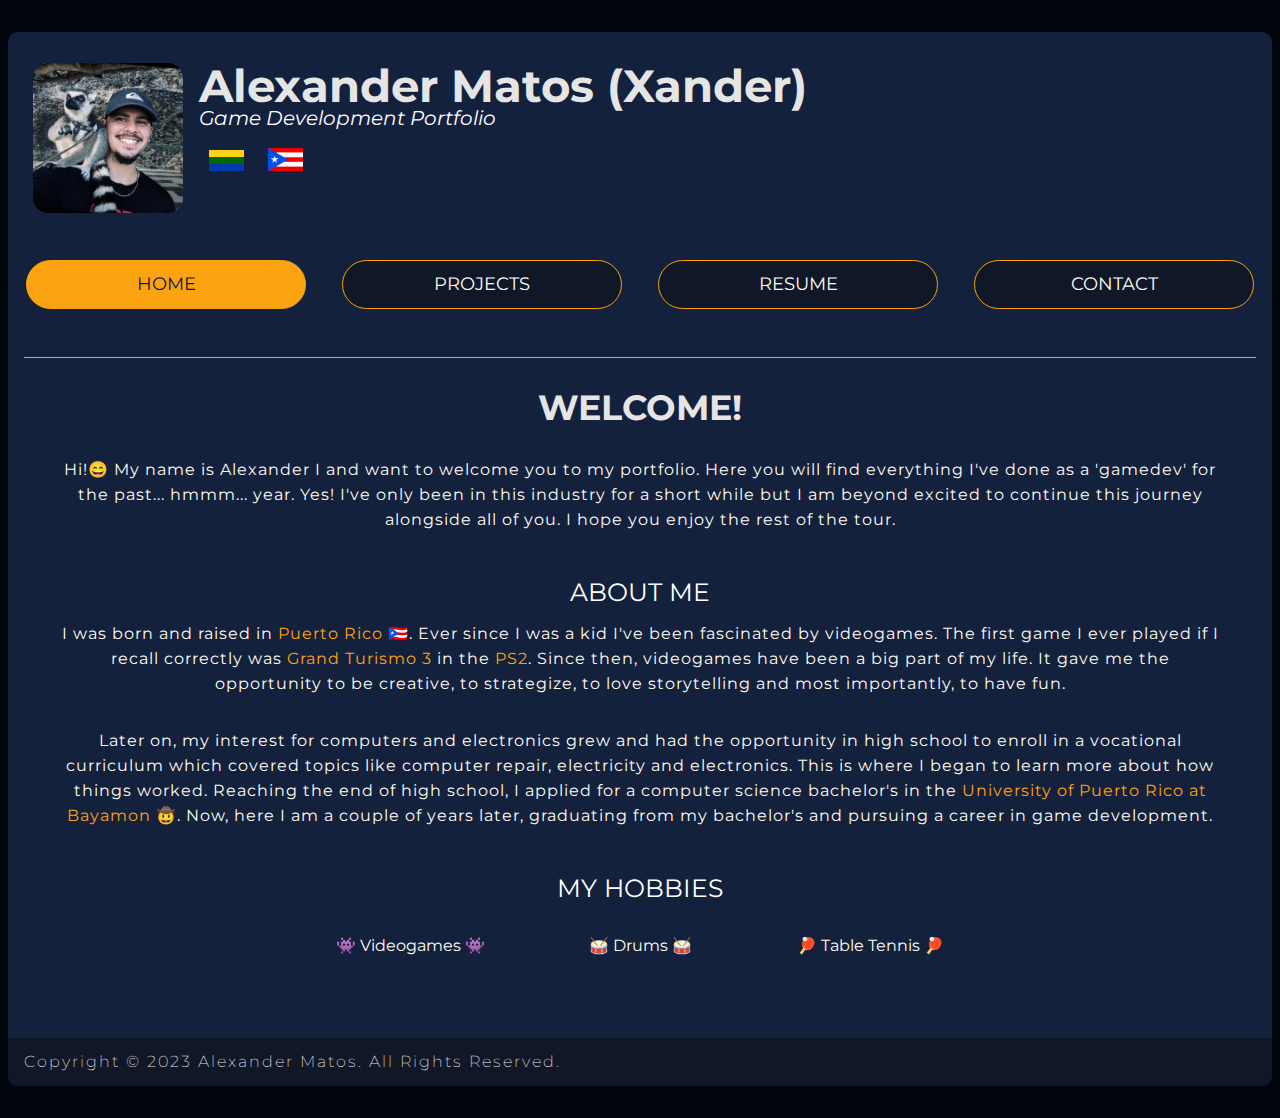
<file: index.html>
<!DOCTYPE html>
<html lang="en">

<head>
    <meta charset="UTF-8">
    <meta http-equiv="X-UA-Compatible" content="IE=edge">
    <meta name="viewport" content="width=device-width, initial-scale=1.0">
    <link rel="preconnect" href="https://fonts.googleapis.com">
    <link rel="preconnect" href="https://fonts.gstatic.com" crossorigin>
    <link rel="preconnect" href="https://fonts.googleapis.com">
    <link rel="preconnect" href="https://fonts.gstatic.com" crossorigin>
    <link href="https://fonts.googleapis.com/css2?family=Montserrat:wght@100;200;400&display=swap" rel="stylesheet">
    <link rel="stylesheet" href="css/baseStyle.css">
    <link rel="stylesheet" href="css/homePageStyle.css">
    <script src="https://code.jquery.com/jquery-3.6.4.min.js"
        integrity="sha256-oP6HI9z1XaZNBrJURtCoUT5SUnxFr8s3BzRl+cbzUq8=" crossorigin="anonymous"></script>
    <script src="js/backToTop.js"></script>
    <script defer src="js/activePage.js"></script>
    <script defer src="js/activeMenu.js"></script>
    <title>Home | Alexander Matos</title>
</head>

<body>
    <a id="scroll"><span></span></a>
    <div class="maindiv">
        <div class="hamburger">
            <span class="bar"></span>
            <span class="bar"></span>
            <span class="bar"></span>
        </div>
        <header class="mainheader">
            <img src="images/me.jpg" alt="me">
            <div class="headerdiv">
                <h1>Alexander Matos (Xander)</h1>
                <h3>Game Development Portfolio</h3>
                <a href="https://welcome.topuertorico.org/city/corozal.shtml" target="_blank"><img
                        src="images/Corozal_Flag.png" alt="corozal_flag"></a>
                <a href="https://welcome.topuertorico.org/" target="_blank"><img src="images/PuertoRico_Flag.png"
                        alt="puertoRico_flag"></a>
            </div>
        </header>
        <nav class="navbar">
            <a href="index.html">Home</a>
            <a href="projects.html">Projects</a>
            <a href="resume.html">Resume</a>
            <a href="contact.html">Contact</a>
        </nav>
        <main>
            <article class="welcome">
                <h2>WELCOME!</h2>
                <p>Hi!😄 My name is Alexander I and want to welcome you to my portfolio. Here you will
                    find everything I've done as a 'gamedev' for the past... hmmm... year. Yes! I've
                    only been in this industry for a short while but I am beyond excited to continue
                    this journey alongside all of you. I hope you enjoy the rest of the tour.
                </p>
                <h3>ABOUT ME</h3>
                <p>I was born and raised in <a href="https://welcome.topuertorico.org/" target="_blank">Puerto Rico
                        🇵🇷</a>.
                    Ever since I was a kid I've
                    been fascinated by videogames. The first game I ever played if I recall
                    correctly was <a href="https://www.gran-turismo.com/us/products/gt3/" target="_blank">Grand Turismo
                        3</a> in the <a href="https://en.wikipedia.org/wiki/PlayStation_2" target="_blank">PS2</a>.
                    Since then, videogames have been a big part of my life. It gave me the opportunity to be
                    creative, to strategize, to love storytelling and most
                    importantly, to have fun.
                </p>
                <p>Later on, my interest for computers and electronics grew and had the opportunity in high school to
                    enroll
                    in a vocational curriculum which covered topics like computer repair, electricity and electronics.
                    This is
                    where I began to learn more about how things worked. Reaching the end of high school, I applied for
                    a
                    computer
                    science bachelor's in the <a href="https://www.uprb.edu/" target="_blank">University of Puerto Rico
                        at Bayamon 🤠</a>.
                    Now, here I am a couple of years
                    later,
                    graduating from my bachelor's and pursuing a career in game development.
                </p>
                <h3>MY HOBBIES</h3>
                <p>
                <ul>
                    <li>👾 Videogames 👾</li>
                    <li>🥁 Drums 🥁</li>
                    <li>🏓 Table Tennis 🏓</li>
                </ul>
            </article>
        </main>
        <footer class="footer">
            <p>
                Copyright © 2023 Alexander Matos. All Rights Reserved.
            </p>
        </footer>
    </div>
</body>

</html>
</file>
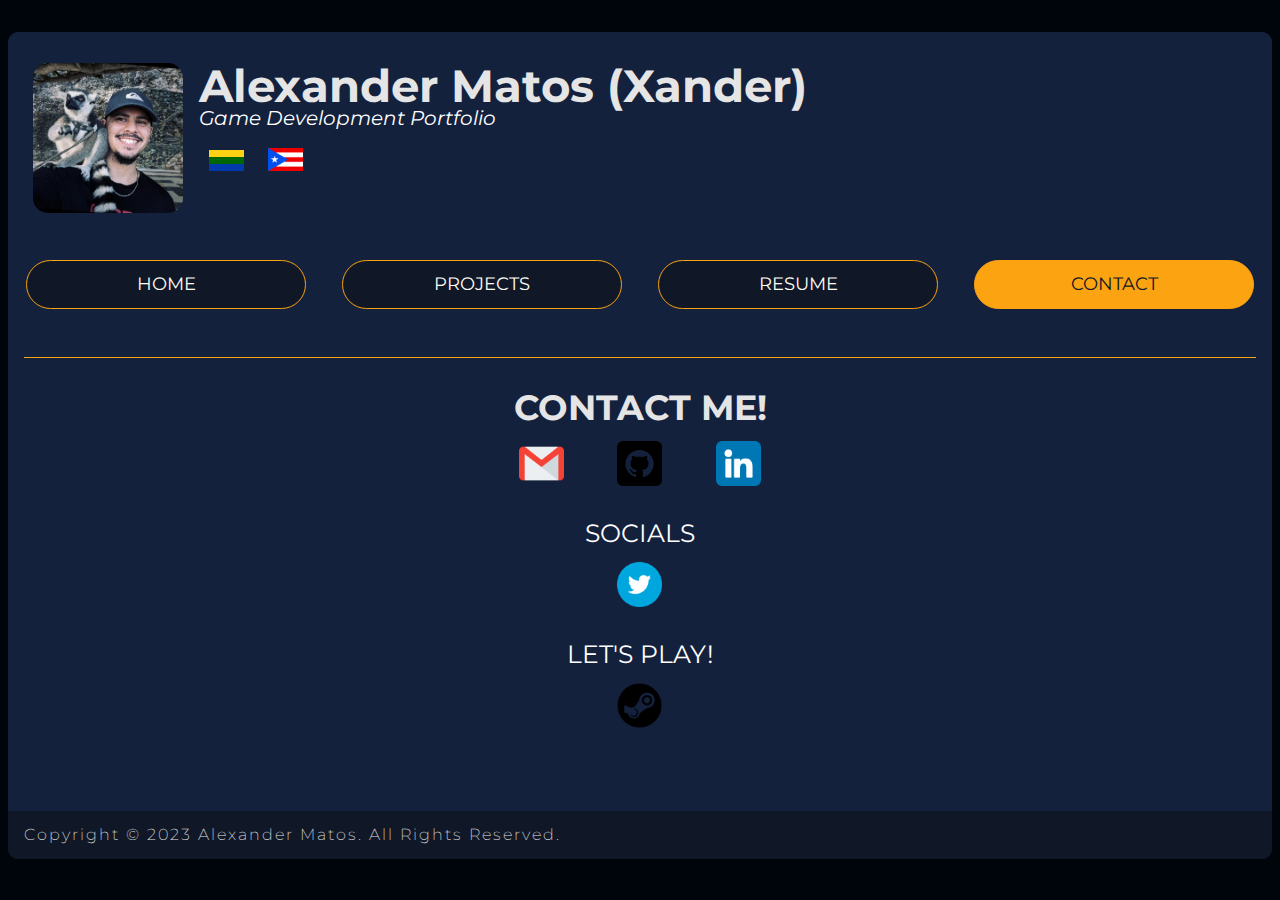
<file: contact.html>
<!DOCTYPE html>
<html lang="en">

<head>
    <meta charset="UTF-8">
    <meta http-equiv="X-UA-Compatible" content="IE=edge">
    <meta name="viewport" content="width=device-width, initial-scale=1.0">
    <link rel="preconnect" href="https://fonts.googleapis.com">
    <link rel="preconnect" href="https://fonts.gstatic.com" crossorigin>
    <link rel="preconnect" href="https://fonts.googleapis.com">
    <link rel="preconnect" href="https://fonts.gstatic.com" crossorigin>
    <link href="https://fonts.googleapis.com/css2?family=Montserrat:wght@100;200;400&display=swap" rel="stylesheet">
    <link rel="stylesheet" href="css/baseStyle.css">
    <link rel="stylesheet" href="css/contactPageStyle.css">
    <script src="https://code.jquery.com/jquery-3.6.4.min.js"
        integrity="sha256-oP6HI9z1XaZNBrJURtCoUT5SUnxFr8s3BzRl+cbzUq8=" crossorigin="anonymous"></script>
    <script src="js/backToTop.js"></script>
    <script defer src="js/activePage.js"></script>
    <script defer src="js/activeMenu.js"></script>
    <title>Contacts | Alexander Matos</title>
</head>

<body>
    <a id="scroll"><span></span></a>
    <div class="maindiv">
        <div class="hamburger">
            <span class="bar"></span>
            <span class="bar"></span>
            <span class="bar"></span>
        </div>
        <header class="mainheader">
            <img src="images/me.jpg" alt="me">
            <div class="headerdiv">
                <h1>Alexander Matos (Xander)</h1>
                <h3>Game Development Portfolio</h3>
                <a href="https://welcome.topuertorico.org/city/corozal.shtml" target="_blank"><img
                        src="images/Corozal_Flag.png" alt="corozal_flag"></a>
                <a href="https://welcome.topuertorico.org/" target="_blank"><img src="images/PuertoRico_Flag.png"
                        alt="puertoRico_flag"></a>
            </div>
        </header>
        <nav class="navbar">
            <a href="index.html">Home</a>
            <a href="projects.html">Projects</a>
            <a href="resume.html">Resume</a>
            <a href="contact.html">Contact</a>
        </nav>
        <main>
            <article class="contact">
                <h2>CONTACT ME!</h2>
                <div>
                    <a href="mailto:alexandermatos.work@gmail.com"><img src="images/icons/gmail.png" alt="gmail"></a>
                    <a href="https://github.com/progalex2018"><img src="images/icons/github.png" alt="github"></a>
                    <a href="https://www.linkedin.com/in/alexander-matos-gorritz/"><img src="images/icons/linkedin.png"
                            alt="linkedin"></a>
                </div>

                <h3>SOCIALS</h3>
                <div>
                    <a href="https://twitter.com/alex_matos22"><img src="images/icons/twitter.png" alt="twitter"></a>
                </div>

                <h3>LET'S PLAY!</h3>
                <div>
                    <a href="https://www.steamcommunity.com/id/xanderzero22"><img src="images/icons/steam.png"
                            alt="steam"></a>
                    <!-- <a href="https://www.linkedin.com/in/alexander-matos-gorritz/"><img src="images/icons/battlenet.png"
                            alt="battlenet"></a>
                    <a href="https://www.linkedin.com/in/alexander-matos-gorritz/"><img
                            src="images/icons/epic_games_icon.png" alt="epicgames"></a> -->
                </div>

                <!-- <a href="https://www.flaticon.com/free-icons/twitter-social-badge"
                    title="twitter social badge icons">Twitter, github, linkedin badge icons created by riajulislam
                    -
                    Flaticon</a>
                <a href="https://www.flaticon.com/free-icons/steam" title="steam icons">Steam icons created by Hight
                    Quality Icons - Flaticon</a>
                <a href="https://www.flaticon.com/free-icons/gmail" title="gmail icons">Gmail icons created by Pixel
                    perfect - Flaticon</a> -->
            </article>
        </main>
        <footer class="footer">
            <p>
                Copyright © 2023 Alexander Matos. All Rights Reserved.
            </p>
        </footer>
    </div>
</body>

</html>
</file>
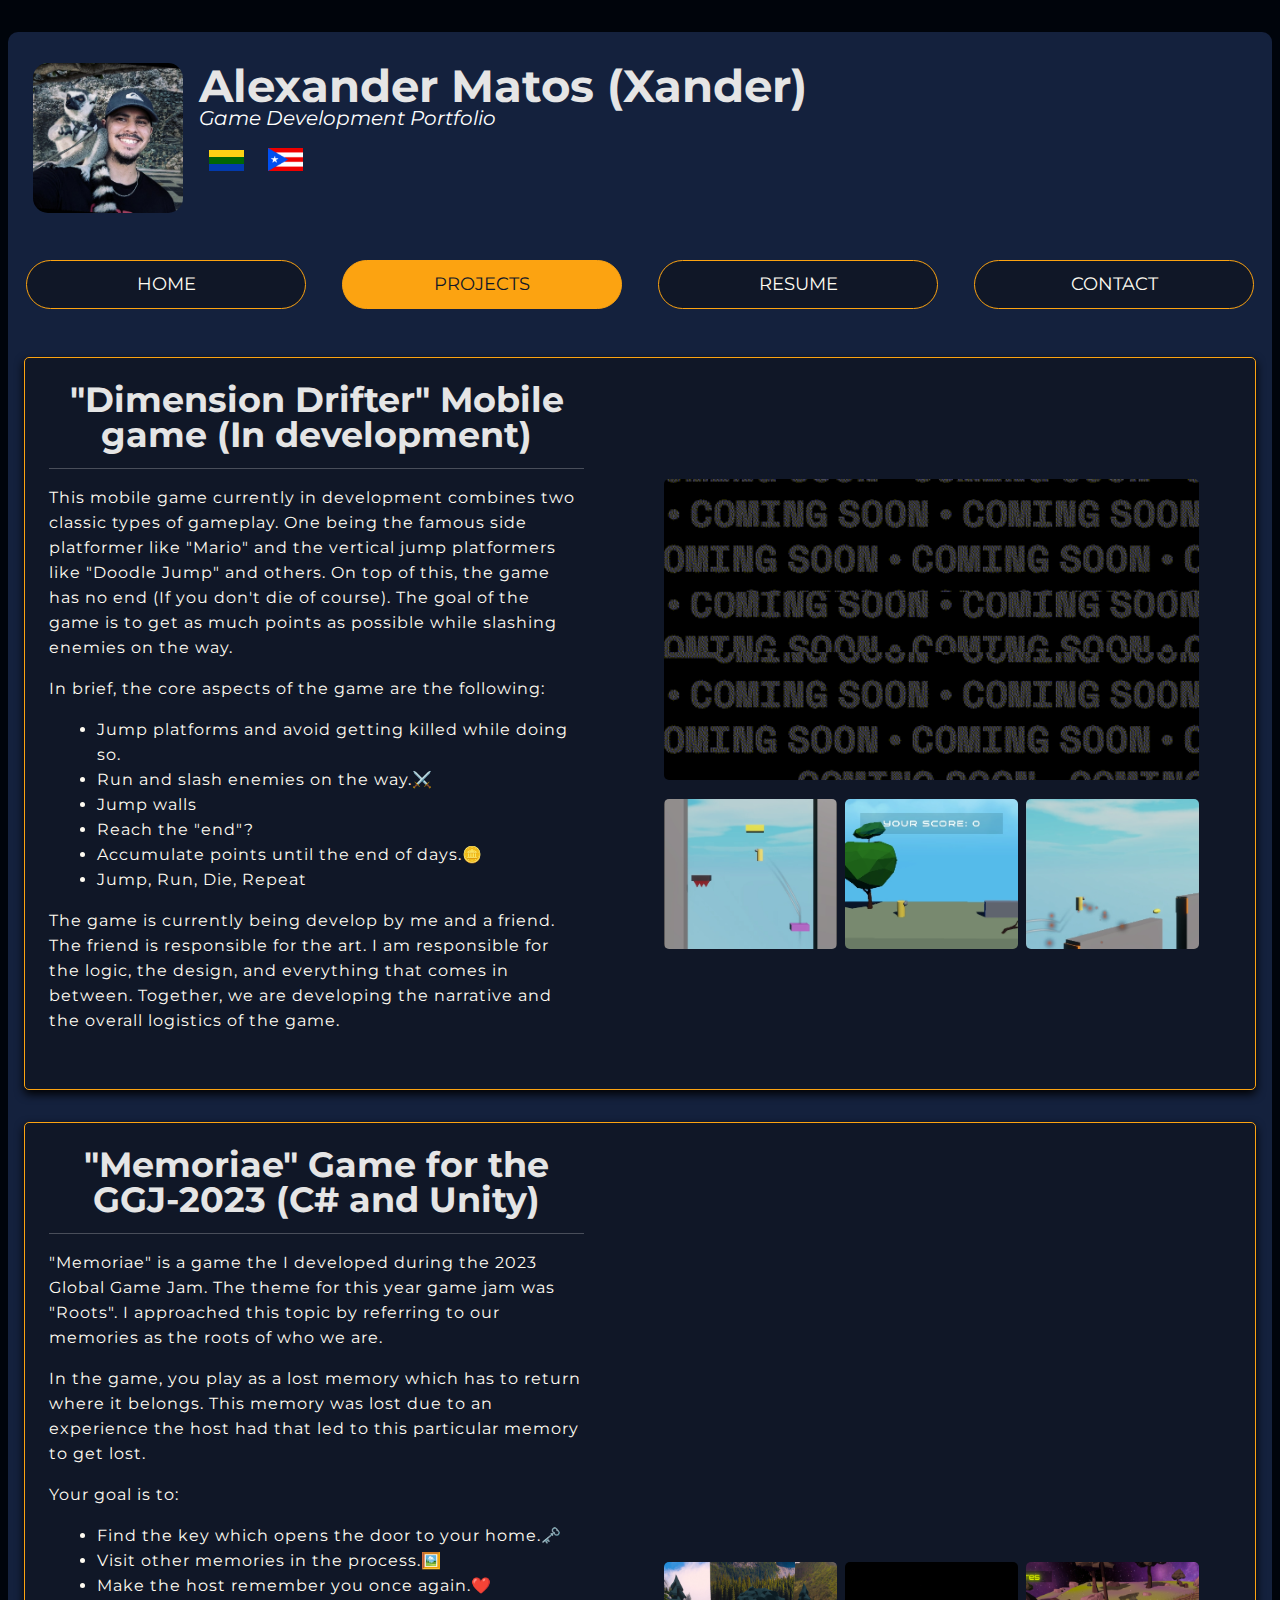
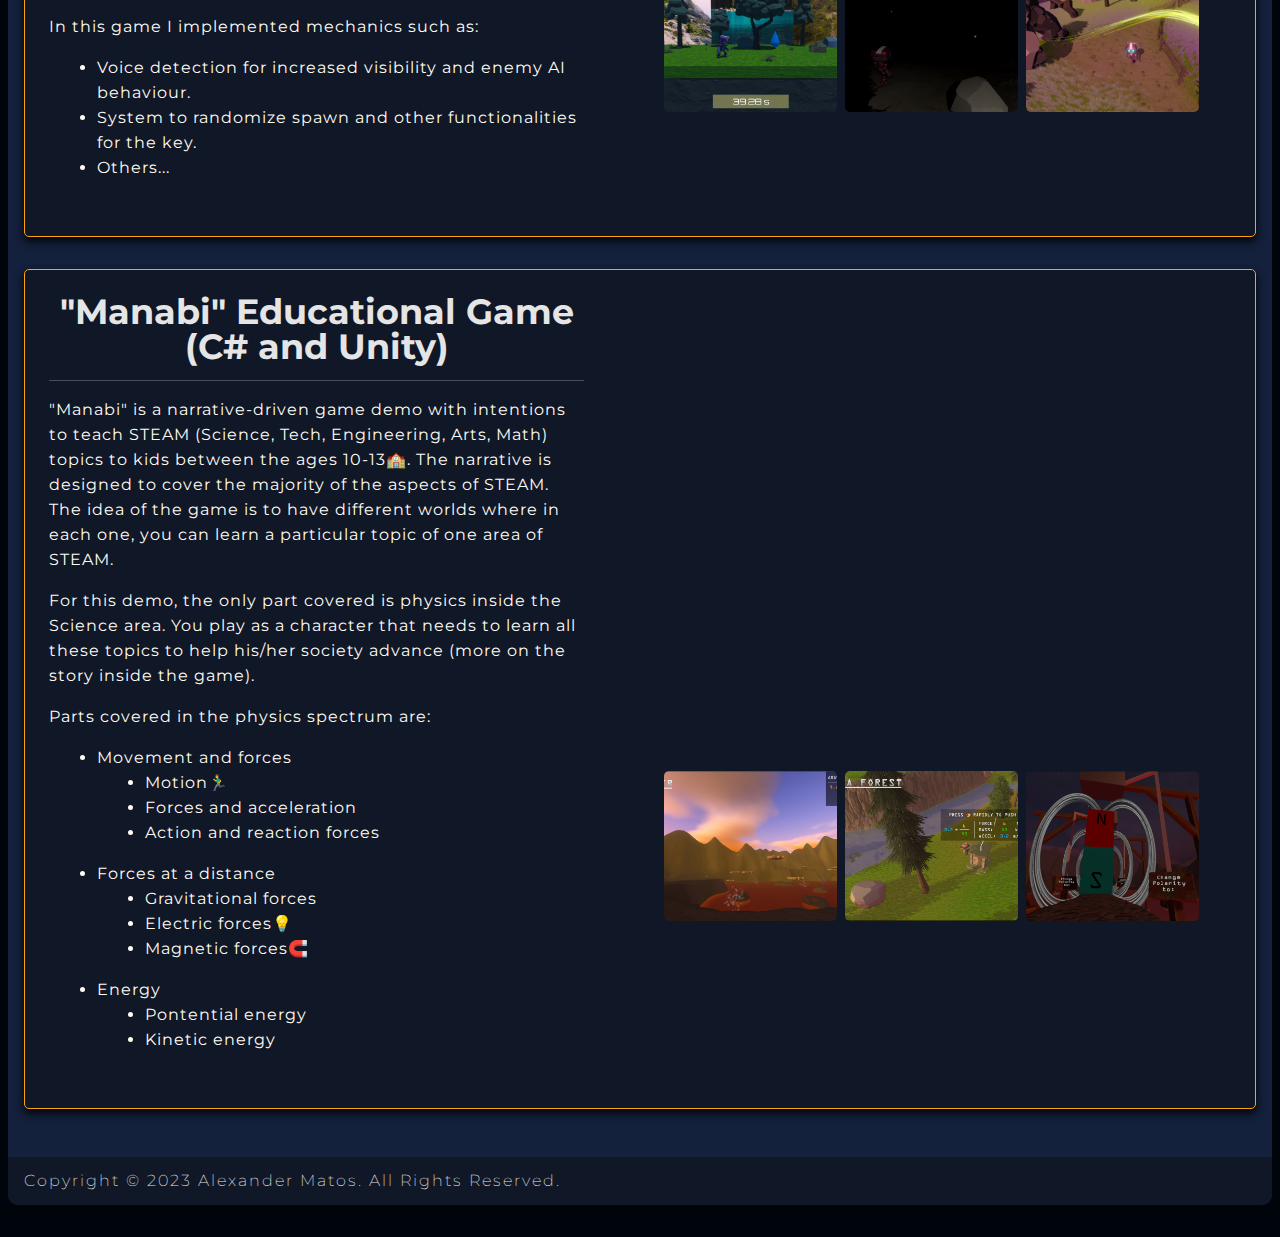
<file: projects.html>
<!DOCTYPE html>
<html lang="en">

<head>
    <meta charset="UTF-8">
    <meta http-equiv="X-UA-Compatible" content="IE=edge">
    <meta name="viewport" content="width=device-width, initial-scale=1.0">
    <link rel="preconnect" href="https://fonts.googleapis.com">
    <link rel="preconnect" href="https://fonts.gstatic.com" crossorigin>
    <link rel="preconnect" href="https://fonts.googleapis.com">
    <link rel="preconnect" href="https://fonts.gstatic.com" crossorigin>
    <link href="https://fonts.googleapis.com/css2?family=Montserrat:wght@100;200;400&display=swap" rel="stylesheet">
    <link rel="stylesheet" href="css/baseStyle.css">
    <link rel="stylesheet" href="css/projectPageStyle.css">
    <script src="https://code.jquery.com/jquery-3.6.4.min.js"
        integrity="sha256-oP6HI9z1XaZNBrJURtCoUT5SUnxFr8s3BzRl+cbzUq8=" crossorigin="anonymous"></script>
    <script src="js/backToTop.js"></script>
    <script defer src="js/activePage.js"></script>
    <script defer src="js/activeMenu.js"></script>
    <title>Projects | Alexander Matos</title>
</head>

<body>
    <a id="scroll"><span></span></a>
    <div class="maindiv">
        <div class="hamburger">
            <span class="bar"></span>
            <span class="bar"></span>
            <span class="bar"></span>
        </div>
        <header class="mainheader">
            <img src="images/me.jpg" alt="me">
            <div class="headerdiv">
                <h1>Alexander Matos (Xander)</h1>
                <h3>Game Development Portfolio</h3>
                <a href="https://welcome.topuertorico.org/city/corozal.shtml" target="_blank"><img
                        src="images/Corozal_Flag.png" alt="corozal_flag"></a>
                <a href="https://welcome.topuertorico.org/" target="_blank"><img src="images/PuertoRico_Flag.png"
                        alt="puertoRico_flag"></a>
            </div>
        </header>
        <nav class="navbar">
            <a href="index.html">Home</a>
            <a href="projects.html">Projects</a>
            <a href="resume.html">Resume</a>
            <a href="contact.html">Contact</a>
        </nav>
        <main>
            <article class="projectArticles">
                <section>
                    <h2>"Dimension Drifter" Mobile game (In development)</h2>
                    <div class="projectArticles-div">
                        <p>
                            This mobile game currently in development combines two classic types of gameplay.
                            One being the famous side platformer like "Mario" and the vertical jump platformers like
                            "Doodle Jump" and others. On top of this, the game has no end (If you don't die of course).
                            The goal of the game is to get as much points as possible while slashing enemies on the way.
                        </p>
                        <p>In brief, the core aspects of the game are the following:</p>
                        <ul>
                            <li>Jump platforms and avoid getting killed while doing so.</li>
                            <li>Run and slash enemies on the way.⚔️</li>
                            <li>Jump walls</li>
                            <li>Reach the "end"?</li>
                            <li>Accumulate points until the end of days.🪙</li>
                            <li>Jump, Run, Die, Repeat</li>
                        </ul>
                        <p>
                            The game is currently being develop by me and a friend. The friend is responsible for the
                            art.
                            I am responsible for the logic, the design, and everything that comes in between. Together,
                            we are developing the
                            narrative and
                            the overall logistics of the game.
                        </p>
                    </div>
                </section>
                <section class="gallerySection">
                    <div class="project-image">
                        <img src="videos/dimensionDrifter/dimensionDrifter_trailer.gif"></img>
                    </div>
                    <ul class="image-list">
                        <li class="image-item"><a href="images/dimensionDrifter/jumping.png" target="_blank"><img
                                    src="images/dimensionDrifter/jumping.png"></a></li>
                        <li class="image-item"><a href="images/dimensionDrifter/Screenshot 2023-05-10 170139.png"
                                target="_blank"><img src="images/dimensionDrifter/Screenshot 2023-05-10 170139.png"></a>
                        </li>
                        <li class="image-item"><a href="images/dimensionDrifter/running.png" target="_blank"><img
                                    src="images/dimensionDrifter/running.png"></a></li>
                    </ul>
                </section>
            </article>
            <article class="projectArticles">
                <section>
                    <h2>"Memoriae" Game for the GGJ-2023 (C# and Unity)</h2>
                    <div class="projectArticles-div">
                        <p>
                            "Memoriae" is a game the I developed during the 2023 Global Game Jam. The theme for this
                            year
                            game jam was "Roots". I approached this topic by referring to our memories as the roots of
                            who we are.
                        </p>
                        <p>In the game, you play as a lost memory which has to return where it belongs. This memory was
                            lost due
                            to an experience the host had that led to this particular memory to get lost.
                        </p>
                        <p>Your goal is to:</p>
                        <ul>
                            <li>Find the key which opens the door to your home.🗝️</li>
                            <li>Visit other memories in the process.🖼️</li>
                            <li>Make the host remember you once again.❤️</li>
                        </ul>
                        <p>In this game I implemented mechanics such as:</p>
                        <ul>
                            <li>Voice detection for increased visibility and enemy AI behaviour.</li>
                            <li>System to randomize spawn and other functionalities for the key.</li>
                            <li>Others...</li>
                        </ul>
                    </div>
                </section>
                <section class="gallerySection">
                    <div class="project-image">
                        <iframe width="100%" height="315" src="https://www.youtube.com/embed/9GazOWkdwXc"
                            title="YouTube video player" frameborder="0"
                            allow="accelerometer; autoplay; clipboard-write; encrypted-media; gyroscope; picture-in-picture; web-share"
                            allowfullscreen></iframe>
                    </div>
                    <ul class="image-list">
                        <li class="image-item"><a href="images/memoriae/platform.png" target="_blank"><img
                                    src="images/memoriae/platform.png"></a></li>
                        <li class="image-item"><a href="images/memoriae/skeri.gif" target="_blank"><img
                                    src="images/memoriae/skeri.gif"></a></li>
                        <li class="image-item"><a href="images/memoriae/core.png" target="_blank"><img
                                    src="images/memoriae/core.png"></a></li>
                    </ul>
                </section>
            </article>
            <article class="projectArticles">
                <section>
                    <h2>"Manabi" Educational Game (C# and Unity)</h2>
                    <div class="projectArticles-div">
                        <p>
                            "Manabi" is a narrative-driven game demo with intentions to teach STEAM (Science, Tech,
                            Engineering, Arts, Math)
                            topics to kids between the ages 10-13🏫.
                            The narrative is designed to cover the majority of the aspects of STEAM. The idea of the
                            game is to have
                            different worlds where in each one, you can learn a particular topic of one area of STEAM.
                        </p>
                        <p>For this demo, the only part covered is physics inside the Science area. You play as a
                            character that needs to learn
                            all these topics to help his/her society advance (more on the story inside the game).
                        </p>
                        <p>Parts covered in the physics spectrum are:</p>
                        <ul>
                            <li>Movement and forces
                                <ul>
                                    <li>Motion🏃‍♂️</li>
                                    <li>Forces and acceleration</li>
                                    <li>Action and reaction forces</li>
                                </ul>
                            </li>
                            <li>Forces at a distance
                                <ul>
                                    <li>Gravitational forces</li>
                                    <li>Electric forces💡</li>
                                    <li>Magnetic forces🧲</li>
                                </ul>
                            </li>
                            <li>Energy
                                <ul>
                                    <li>Pontential energy</li>
                                    <li>Kinetic energy</li>
                                </ul>
                            </li>
                        </ul>
                    </div>
                </section>
                <section class="gallerySection">
                    <div class="project-image">
                        <iframe width="100%" height="315" src="https://www.youtube.com/embed/1TsVLqHOOJk"
                            title="YouTube video player" frameborder="0"
                            allow="accelerometer; autoplay; clipboard-write; encrypted-media; gyroscope; picture-in-picture; web-share"
                            allowfullscreen></iframe>
                    </div>
                    <ul class="image-list">
                        <li class="image-item"><a href="images/manabi/gravityArea.png" target="_blank"><img
                                    src="images/manabi/gravityArea.png"></a></li>
                        <li class="image-item"><a href="images/manabi/forcesArea.png" target="_blank"><img
                                    src="images/manabi/forcesArea.png"></a></li>
                        <li class="image-item"><a href="images/manabi/magnetsArea.png" target="_blank"><img
                                    src="images/manabi/magnetsArea.png"></a></li>
                    </ul>
                </section>
            </article>
        </main>
        <footer class="footer">
            <p>
                Copyright © 2023 Alexander Matos. All Rights Reserved.
            </p>
        </footer>
    </div>
</body>

</html>
</file>
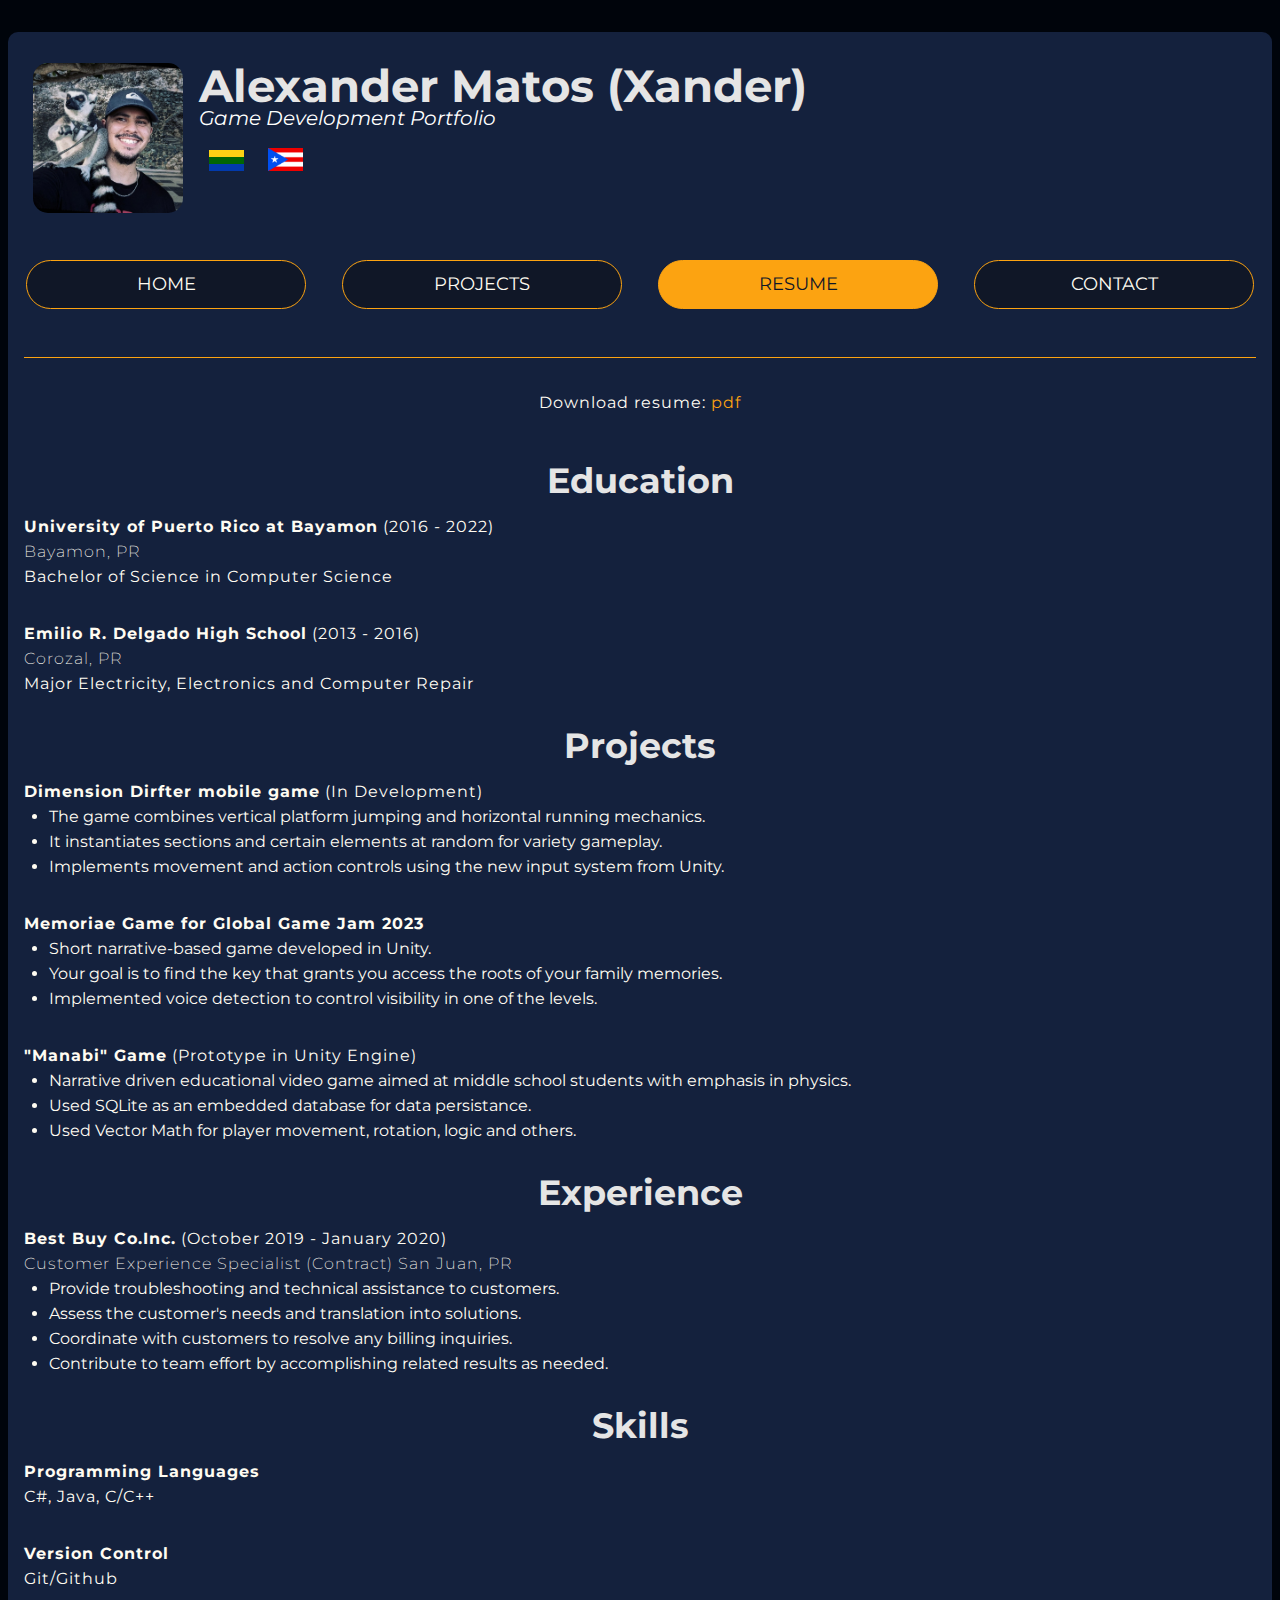
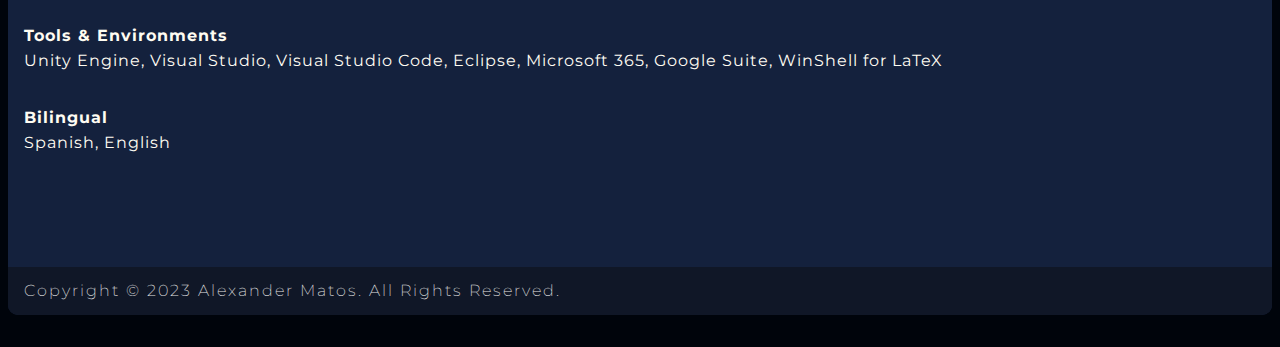
<file: resume.html>
<!DOCTYPE html>
<html lang="en">

<head>
    <meta charset="UTF-8">
    <meta http-equiv="X-UA-Compatible" content="IE=edge">
    <meta name="viewport" content="width=device-width, initial-scale=1.0">
    <link rel="preconnect" href="https://fonts.googleapis.com">
    <link rel="preconnect" href="https://fonts.gstatic.com" crossorigin>
    <link rel="preconnect" href="https://fonts.googleapis.com">
    <link rel="preconnect" href="https://fonts.gstatic.com" crossorigin>
    <link href="https://fonts.googleapis.com/css2?family=Montserrat:wght@100;200;400&display=swap" rel="stylesheet">
    <link rel="stylesheet" href="css/baseStyle.css">
    <link rel="stylesheet" href="css/resumePageStyle.css">
    <script src="https://code.jquery.com/jquery-3.6.4.min.js"
        integrity="sha256-oP6HI9z1XaZNBrJURtCoUT5SUnxFr8s3BzRl+cbzUq8=" crossorigin="anonymous"></script>
    <script src="js/backToTop.js"></script>
    <script defer src="js/activePage.js"></script>
    <script defer src="js/activeMenu.js"></script>
    <title>Resume | Alexander Matos</title>
</head>

<body>
    <a id="scroll"><span></span></a>
    <div class="maindiv">
        <div class="hamburger">
            <span class="bar"></span>
            <span class="bar"></span>
            <span class="bar"></span>
        </div>
        <header class="mainheader">
            <img src="images/me.jpg" alt="me">
            <div class="headerdiv">
                <h1>Alexander Matos (Xander)</h1>
                <h3>Game Development Portfolio</h3>
                <a href="https://welcome.topuertorico.org/city/corozal.shtml" target="_blank"><img
                        src="images/Corozal_Flag.png" alt="corozal_flag"></a>
                <a href="https://welcome.topuertorico.org/" target="_blank"><img src="images/PuertoRico_Flag.png"
                        alt="puertoRico_flag"></a>
            </div>
        </header>
        <nav class="navbar">
            <a href="index.html">Home</a>
            <a href="projects.html">Projects</a>
            <a href="resume.html">Resume</a>
            <a href="contact.html">Contact</a>
        </nav>
        <main>
            <article class="resume">
                <p id="downloadp">Download resume: <a href="Alexander_Matos_Resume.pdf" target="_blank" download>pdf</a>
                </p>
                <h2>Education</h2>
                <div>
                    <p><span class="bold">University of Puerto Rico at Bayamon</span> (2016 - 2022)</p>
                    <p><span class="thin">Bayamon, PR</span></p>
                    <p>Bachelor of Science in Computer Science</p>
                </div>
                <div>
                    <p><span class="bold">Emilio R. Delgado High School</span> (2013 - 2016)</p>
                    <p><span class="thin">Corozal, PR</span></p>
                    <p>Major Electricity, Electronics and Computer Repair</p>
                </div>

                <h2>Projects</h2>
                <div>
                    <p><span class="bold">Dimension Dirfter mobile game</span> (In Development)</p>
                    <ul>
                        <li>The game combines vertical platform jumping and horizontal running mechanics.</li>
                        <li>It instantiates sections and certain elements at random for variety gameplay.</li>
                        <li>Implements movement and action controls using the new input system from Unity.</li>
                    </ul>
                </div>
                <div>
                    <p><span class="bold">Memoriae Game for Global Game Jam 2023</span></p>
                    <ul>
                        <li>Short narrative-based game developed in Unity.</li>
                        <li>Your goal is to find the key that grants you access the roots of your family memories.</li>
                        <li>Implemented voice detection to control visibility in one of the levels.</li>
                    </ul>
                </div>
                <div>
                    <p><span class="bold">"Manabi" Game</span> (Prototype in Unity Engine)</p>
                    <ul>
                        <li>Narrative driven educational video game aimed at middle school students with emphasis in
                            physics.</li>
                        <li>Used SQLite as an embedded database for data persistance.</li>
                        <li>Used Vector Math for player movement, rotation, logic and others.</li>
                    </ul>
                </div>
                <h2>Experience</h2>
                <div>
                    <p><span class="bold">Best Buy Co.Inc.</span> (October 2019 - January 2020)</p>
                    <p><span class="thin">Customer Experience Specialist (Contract) San Juan, PR</span></p>
                    <ul>
                        <li>Provide troubleshooting and technical assistance to customers.</li>
                        <li>Assess the customer's needs and translation into solutions.</li>
                        <li>Coordinate with customers to resolve any billing inquiries.</li>
                        <li>Contribute to team effort by accomplishing related results as needed.</li>
                    </ul>
                </div>
                <h2>Skills</h2>
                <div>
                    <p><span class="bold">Programming Languages</span></p>
                    <p>C#, Java, C/C++</p>
                </div>
                <div>
                    <p><span class="bold">Version Control</span></p>
                    <p>Git/Github</p>
                </div>
                <div>
                    <p><span class="bold">Tools & Environments</span></p>
                    <p>Unity Engine, Visual Studio, Visual Studio Code, Eclipse, Microsoft 365, Google Suite, WinShell
                        for LaTeX</p>
                </div>
                <div>
                    <p><span class="bold">Bilingual</span></p>
                    <p>Spanish, English</p>
                </div>
            </article>
        </main>
        <footer class="footer">
            <p>
                Copyright © 2023 Alexander Matos. All Rights Reserved.
            </p>
        </footer>
    </div>
</body>

</html>
</file>
<file: css/homePageStyle.css>
/* Home page specific css */
.welcome {
    display: flex;
    flex-direction: column;
    justify-content: center;
    align-items: center;
    border-top: 1px solid#fca311;
    padding: 2em;
}

.welcome h3 {
    font-style: normal;
    text-align: center;
    font-size: 25px;
    margin-top: 2rem;
}

.welcome h4 {
    margin-top: 2rem;
}

.welcome ul {
    width: 70%;
    display: flex;
    justify-content: space-evenly;
}

.welcome li {
    color: #fffcf2;
    font-size: 16px;
    font-style: normal;
    text-align: center;
    line-height: 25px;
}

.welcome p {
    width: 100%;
    color: #fffcf2;
    padding: 1rem 1rem;
    text-align: center;
    letter-spacing: 1px;
    line-height: 25px;
}


@media (max-width:800px) {
    .welcome h3 {
        font-size: 22px;
    }

    .welcome ul {
        flex-direction: column;
    }

    .welcome li {
        font-size: 14px;
    }
}

@media (max-width:540px) {
    .welcome h3 {
        font-size: 20px;
    }
}
</file>
<file: css/contactPageStyle.css>
.contact {
    display: flex;
    flex-direction: column;
    justify-content: center;
    align-items: center;
    border-top: 1px solid #fca311;
    padding: 2em;
}

.contact h2 {
    text-align: center;
}

.contact h3 {
    font-style: normal;
    text-align: center;
    font-size: 25px;
    padding-top: 2rem;
    padding-bottom: 1rem;
}

.contact div {
    width: 30%;
    display: flex;
    flex-direction: row;
    justify-content: space-evenly;
}

.contact div a img {
    width: 45px;
}

@media(max-width:800px) {
    .contact div {
        width: 90%;
    }

    .contact div a img {
        width: 35px;
    }
}

@media(max-width:540px) {
    .contact div {
        width: 90%;
    }
}
</file>
<file: css/projectPageStyle.css>
.projectArticles {
    /* background-color: #4e4a45; */
    background-color: #101727;
    /* width: 100%; */
    /* height: 600px; */
    margin-bottom: 2em;
    border-radius: 5px;
    border: 1px solid #fca311;
    box-shadow: 0 4px 10px black;
    display: flex;
    justify-content: space-evenly;
    flex-wrap: wrap;
    align-items: center;
}

.projectArticles section {
    margin: 1.5em;
    flex-basis: 300px;
    flex-grow: 1;
    text-align: center;
    align-self: flex-start;
}

.projectArticles h2 {
    border-bottom: 0.5px solid #e5e5e545;
}

.projectArticles-div {
    color: #fffcf2;
    padding: 1rem 0;
    text-align: left;
    letter-spacing: 1px;
    line-height: 25px;
}

.projectArticles-div p,
.projectArticles-div ul {
    margin-bottom: 1em;
}

.projectArticles-div li {
    margin-left: 3em;
    list-style: disc;
}

.projectArticles .gallerySection {
    align-self: center;
    padding: 2rem;
}

.project-image {
    display: block;
}

.image-list {
    display: flex;
    overflow: hidden;
}

.project-image iframe,
.project-image img,
.image-list img {
    width: 100%;
    border-radius: 5px;
}

.image-list li {
    margin: 1rem 0.5rem 1rem 0;
    flex-basis: 100%;
}

.image-list li:nth-child(3) {
    margin-right: 0;
}

.image-list img {
    object-fit: cover;
    height: 150px;
    transition: opacity 0.3s ease;
    cursor: pointer;
}

.image-list img:hover {
    opacity: 0.5;
}

@media(max-width: 1200px) {
    .projectArticles {
        flex-direction: column;
    }
}
</file>
<file: css/resumePageStyle.css>
.resume {
    display: flex;
    flex-direction: column;
    justify-content: center;
    align-items: center;
    border-top: 1px solid#fca311;
    padding: 2em 0;
}

/* .resume h3 {
    font-style: normal;
    text-align: center;
    font-size: 25px;
    margin-top: 2rem;
}

.resume h4 {
    margin-top: 2rem;
} */

.resume li {
    margin-left: 25px;
    color: #fffcf2;
    list-style: disc;
    font-size: 16px;
    font-style: normal;
    line-height: 25px;
}

.resume div {
    align-self: self-start;
    margin-bottom: 2em;
}

.resume p {
    color: #fffcf2;
    letter-spacing: 1px;
    line-height: 25px;
}

#downloadp {
    margin-bottom: 3em;
}

.bold {
    font-weight: bold;
}

.thin {
    font-weight: 200;
}

@media (max-width:800px) {
    .resume h3 {
        font-size: 22px;
    }

    .resume li {
        font-size: 14px;
    }
}

@media (max-width:540px) {
    .resume h3 {
        font-size: 20px;
    }
}
</file>
<file: css/baseStyle.css>
/* http://meyerweb.com/eric/tools/css/reset/ 
   v2.0 | 20110126
   License: none (public domain)
*/

html,
body,
div,
span,
applet,
object,
iframe,
h1,
h2,
h3,
h4,
h5,
h6,
p,
blockquote,
pre,
a,
abbr,
acronym,
address,
big,
cite,
code,
del,
dfn,
em,
img,
ins,
kbd,
q,
s,
samp,
small,
strike,
strong,
sub,
sup,
tt,
var,
b,
u,
i,
center,
dl,
dt,
dd,
ol,
ul,
li,
fieldset,
form,
label,
legend,
table,
caption,
tbody,
tfoot,
thead,
tr,
th,
td,
article,
aside,
canvas,
details,
embed,
figure,
figcaption,
footer,
header,
hgroup,
menu,
nav,
output,
ruby,
section,
summary,
time,
mark,
audio,
video {
    margin: 0;
    padding: 0;
    border: 0;
    font-size: 100%;
    font: inherit;
    vertical-align: baseline;
}

/* HTML5 display-role reset for older browsers */
article,
aside,
details,
figcaption,
figure,
footer,
header,
hgroup,
menu,
nav,
section {
    display: block;
}

body {
    line-height: 1;
}

ol,
ul {
    list-style: none;
}

blockquote,
q {
    quotes: none;
}

blockquote:before,
blockquote:after,
q:before,
q:after {
    content: '';
    content: none;
}

table {
    border-collapse: collapse;
    border-spacing: 0;
}

li {
    list-style-type: none;
}

html {
    box-sizing: border-box;
    font-family: 'Montserrat', sans-serif;
}

body {
    background-color: #00040b;
    display: flex;
    /* flex-wrap: wrap; */
    justify-content: center;
}

#scroll {
    position: fixed;
    right: 40px;
    bottom: 40px;
    cursor: pointer;
    width: 50px;
    height: 50px;
    background-color: #fca311;
    display: none;
    border-radius: 10px
}

#scroll span {
    position: absolute;
    top: 50%;
    left: 50%;
    margin-left: -10px;
    margin-top: -14px;
    height: 0;
    width: 0;
    border: 10px solid transparent;
    border-bottom-color: #e5e5e5;
}

#scroll:hover {
    background-color: #000000;
    opacity: 1;
}

.maindiv {
    margin: 2em 0.5em;
    background-color: #14213d;
    border-radius: 10px;
    width: 100%;
    max-width: 1300px;
}

.mainheader {
    margin-top: 1em;
    margin-bottom: 2em;
    display: flex;
    padding: 15px 25px;
}

.mainheader>img {
    max-width: 150px;
    border-radius: 15px;
}

.headerdiv {
    flex-basis: 600px;
    flex-grow: 1;
    margin: 0 1em;
}

.headerdiv a {
    display: inline-block;
    margin: 20px 10px;
}

.headerdiv img {
    /* margin: 20px 10px; */
    max-width: 35px;
}

.navbar {
    /* width: 100%; */
    display: flex;
    justify-content: space-evenly;
}

.navbar a {
    color: #fffcf2;
    font-weight: 400;
    font-size: 18px;
    text-align: center;
    text-decoration: none;
    text-transform: uppercase;
    flex-basis: 200px;
    flex-grow: 1;
    /* border-right: 1px solid #fca311; */
    border: 1px solid #fca311;
    background-color: #101727;
    border-radius: 30px;
    transition: all 200ms ease-in-out;
    margin: 0 1em;
    padding: 0.8em;
}

.navbar a:hover {
    /* color: #eb5e28; */
    /* color: #fca311; */
    color: #101727;
    background-color: #fca311;
}

/* .navbar a:last-child {
    border: none;
} */

.hamburger {
    display: none;
    position: absolute;
    top: 3em;
    right: 2em;
}

.bar {
    display: block;
    width: 25px;
    height: 3px;
    margin: 5px auto;
    -webkit-transition: all 0.3s ease-in-out;
    transition: all 0.3s ease-in-out;
    background-color: #e5e5e5;
}


h1 {
    /* color: #fffcf2; */
    color: #e5e5e5;
    font-size: 45px;
    font-weight: 700;
}

h2 {
    font-size: 35px;
    font-weight: 700;
    color: #e5e5e5;
    padding-bottom: 1rem;
}

h3 {
    /* color: #ccc5b9; */
    color: #ffffff;
    font-size: 20px;
    font-style: italic;
}

h4 {
    color: #ffffff;
    font-size: 20px;
}

main {
    border-radius: 10px;
    padding-left: 1em;
    padding-right: 1em;
    margin: 3em 0;
}

p a {
    color: #fca311;
    text-decoration: none;
}

a:is(:link, :active, :visited).active {
    color: #101727;
    background-color: #fca311;
}

.footer {
    /* margin-top: 0em ; */
    padding: 1em;
    background-color: #101727;
    border-bottom-left-radius: 10px;
    border-bottom-right-radius: 10px;
    /* width: 100%; */
    flex-basis: 100%;
    /* max-width: 1300px; */
}

.footer p {
    color: #e5e5e5;
    font-weight: 200;
    letter-spacing: 2px;
}

@media(max-width: 1200px) {
    .headerdiv h1 {
        font-size: 35px;
    }

    .headerdiv h3 {
        font-size: 15px;
    }
}

@media (max-width:800px) {
    img {
        width: 100px;
    }

    /* .navbar {
        display: none;
    } */

    .navbar {
        background-color: #101727;
        position: fixed;
        left: -100%;
        top: 6rem;
        flex-direction: column;
        width: 100%;
        border-radius: 10px;
        text-align: center;
        transition: 0.3s;
        box-shadow:
            0 10px 27px rgba(0, 0, 0, 0.05);
    }

    .navbar a {
        flex-basis: auto;
        margin-top: 1rem;
        margin-bottom: 2rem;
    }

    .navbar.active {
        left: 0;
    }

    .hamburger.active .bar:nth-child(2) {
        opacity: 0;
    }

    .hamburger.active .bar:nth-child(1) {
        transform: translateY(8px) rotate(45deg);
    }

    .hamburger.active .bar:nth-child(3) {
        transform: translateY(-8px) rotate(-45deg);
    }

    .hamburger {
        display: block;
        cursor: pointer;
    }

    main {
        margin: 1em 0;
    }

    .mainheader {
        justify-content: center;
        flex-wrap: wrap;
        margin-bottom: 0;
    }

    .headerdiv {
        text-align: center;
        margin-top: 20px;
    }

    .headerdiv h1 {
        font-size: 25px;
    }

    .headerdiv h3 {
        margin-top: 5px;
        font-size: 15px;
    }

    .headerdiv img {
        max-width: 25px;
    }

    h2 {
        font-size: 30px;
    }

    p,
    li {
        font-size: 14px;
    }
}

@media (max-width:540px) {
    .headerdiv h1 {
        font-size: 18px;
    }

    .headerdiv h3 {
        font-size: 14px;
    }

    h2 {
        font-size: 26px;
    }
}
</file>
